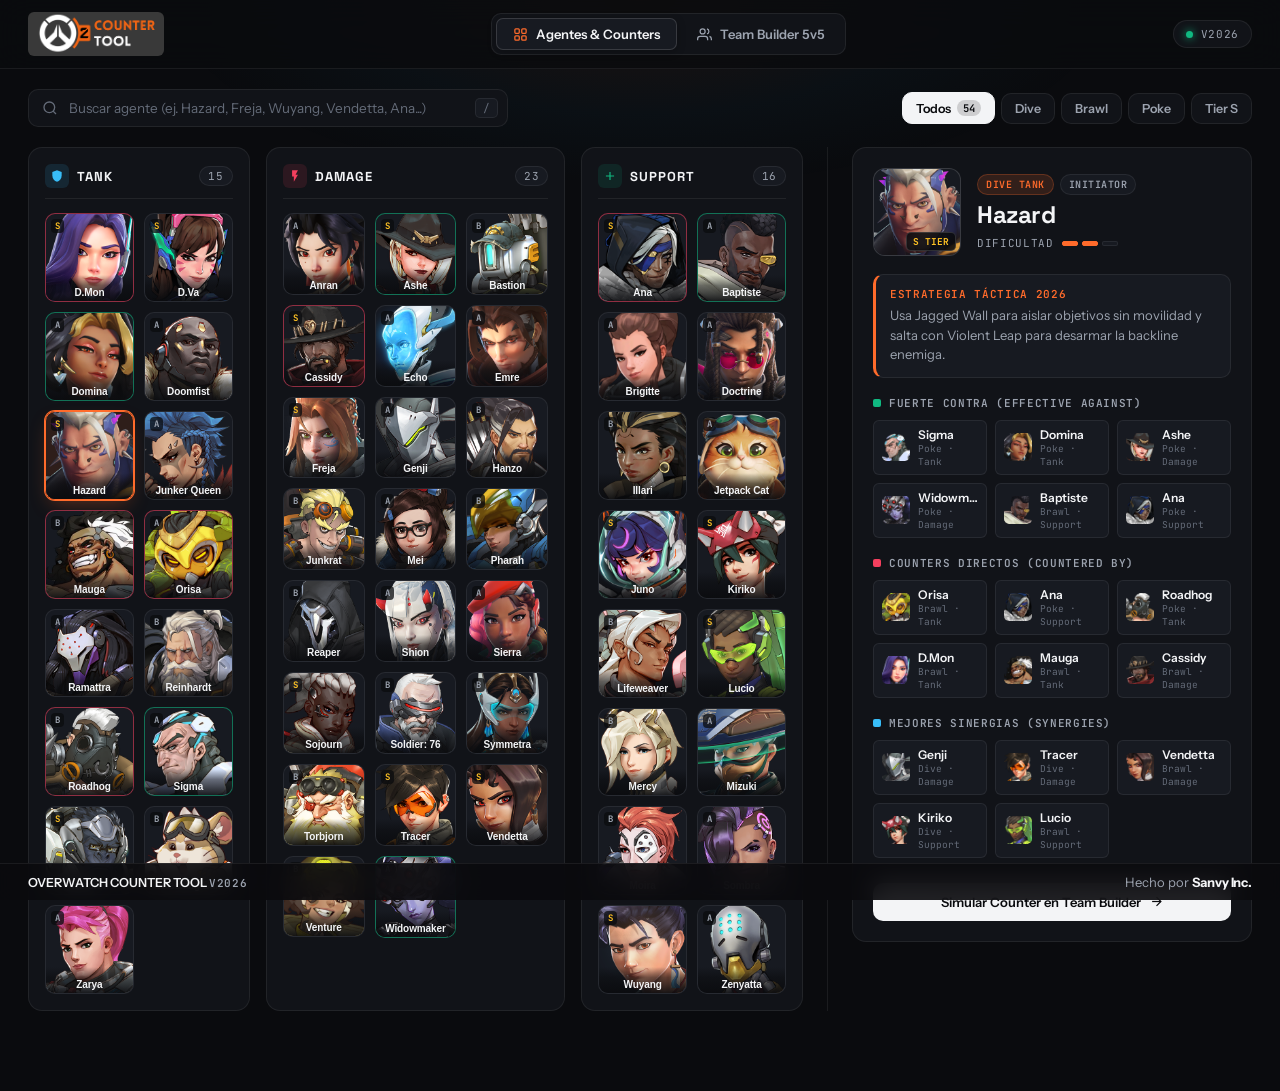
<file: index.html>
<!DOCTYPE html>
<html lang="es">
<head>
    <meta charset="UTF-8">
    <meta name="viewport" content="width=device-width, initial-scale=1.0">
    <title>Overwatch Counter Tool — 2026 Edition | Sanvy Inc.</title>
    <link rel="preconnect" href="https://fonts.googleapis.com">
    <link rel="preconnect" href="https://fonts.gstatic.com" crossorigin>
    <link href="https://fonts.googleapis.com/css2?family=Instrument+Sans:wght@400;500;600;700&family=JetBrains+Mono:wght@400;500;600&family=Space+Grotesk:wght@600;700&display=swap" rel="stylesheet">
    <link rel="stylesheet" href="heroesstyles.css">
</head>
<body>
    <div class="ambient-glow" aria-hidden="true"></div>

    <header class="topbar">
        <div class="topbar-inner">
            <a href="index.html" class="brand">
                <img src="images/barlogo.png" alt="Overwatch Counter Tool" class="header-image">
            </a>

            <nav class="nav-segmented" aria-label="Navegación principal">
                <a href="index.html" class="nav-pill active">
                    <svg width="15" height="15" viewBox="0 0 24 24" fill="none" stroke="currentColor" stroke-width="2"><rect x="3" y="3" width="7" height="7" rx="1.5"/><rect x="14" y="3" width="7" height="7" rx="1.5"/><rect x="3" y="14" width="7" height="7" rx="1.5"/><rect x="14" y="14" width="7" height="7" rx="1.5"/></svg>
                    Agentes &amp; Counters
                </a>
                <a href="team.html" class="nav-pill">
                    <svg width="15" height="15" viewBox="0 0 24 24" fill="none" stroke="currentColor" stroke-width="2"><path d="M17 21v-2a4 4 0 0 0-4-4H5a4 4 0 0 0-4 4v2"/><circle cx="9" cy="7" r="4"/><path d="M23 21v-2a4 4 0 0 0-3-3.87"/><path d="M16 3.13a4 4 0 0 1 0 7.75"/></svg>
                    Team Builder 5v5
                </a>
            </nav>

            <div class="topbar-status">
                <span class="status-dot"></span>
                <span class="mono-label">v2026</span>
            </div>
        </div>
    </header>

    <div class="container">
        <!-- Toolbar: Search + Playstyle / New 2026 Filters -->
        <section class="controls-bar" aria-label="Filtros de agentes">
            <div class="search-box">
                <svg class="search-icon" width="16" height="16" viewBox="0 0 24 24" fill="none" stroke="currentColor" stroke-width="2"><circle cx="11" cy="11" r="8"/><line x1="21" y1="21" x2="16.65" y2="16.65"/></svg>
                <input type="text" id="hero-search" placeholder="Buscar agente (ej. Hazard, Freja, Wuyang, Vendetta, Ana...)" autocomplete="off">
                <kbd class="search-kbd" id="search-shortcut">/</kbd>
            </div>

            <div class="filter-group" id="playstyle-filters">
                <button class="filter-chip active" data-filter="all">Todos <span class="chip-count" id="count-all">54</span></button>
                <button class="filter-chip" data-filter="Dive">Dive</button>
                <button class="filter-chip" data-filter="Brawl">Brawl</button>
                <button class="filter-chip" data-filter="Poke">Poke</button>
                <button class="filter-chip" data-filter="S">Tier S</button>
            </div>
        </section>

        <main class="workspace">
            <!-- Left: 3 Role Columns (Preserving original layout structure, modernized) -->
            <div class="grid-container">
                <div class="role-section" id="tank-section">
                    <div class="role-header">
                        <div class="role-title-wrap">
                            <span class="role-badge tank-badge">
                                <svg width="14" height="14" viewBox="0 0 24 24" fill="currentColor"><path d="M12 2L4 5v6.09c0 5.05 3.41 9.76 8 10.91 4.59-1.15 8-5.86 8-10.91V5l-8-3z"/></svg>
                            </span>
                            <h2>TANK</h2>
                        </div>
                        <span class="role-count mono-label" id="tank-count">15</span>
                    </div>
                    <div class="grid" id="tank-grid"></div>
                </div>

                <div class="role-section" id="damage-section">
                    <div class="role-header">
                        <div class="role-title-wrap">
                            <span class="role-badge damage-badge">
                                <svg width="14" height="14" viewBox="0 0 24 24" fill="currentColor"><path d="M7 2v11h3v9l7-12h-4l4-8z"/></svg>
                            </span>
                            <h2>DAMAGE</h2>
                        </div>
                        <span class="role-count mono-label" id="damage-count">23</span>
                    </div>
                    <div class="grid" id="damage-grid"></div>
                </div>

                <div class="role-section" id="support-section">
                    <div class="role-header">
                        <div class="role-title-wrap">
                            <span class="role-badge support-badge">
                                <svg width="14" height="14" viewBox="0 0 24 24" fill="currentColor"><path d="M19 11h-6V5h-2v6H5v2h6v6h2v-6h6z"/></svg>
                            </span>
                            <h2>SUPPORT</h2>
                        </div>
                        <span class="role-count mono-label" id="support-count">16</span>
                    </div>
                    <div class="grid" id="support-grid"></div>
                </div>
            </div>

            <div class="divider"></div>

            <!-- Right: Tactical Inspector Dossier -->
            <aside class="hero-details" id="hero-details">
                <div class="dossier-card">
                    <div class="dossier-top">
                        <div class="portrait-frame">
                            <img id="hero-img" src="images/hero_portraits/hazard-portrait.png" alt="Hero Image">
                            <span class="tier-pill" id="hero-tier">S TIER</span>
                        </div>
                        <div class="dossier-identity">
                            <div class="dossier-tags">
                                <span class="tag-pill role-tag" id="hero-role">Dive Tank</span>
                                <span class="tag-pill subrole-tag" id="hero-subrole">Initiator</span>
                            </div>
                            <h2 id="hero-name">Select a Hero</h2>
                            <div class="difficulty-row">
                                <span class="mono-label">DIFICULTAD</span>
                                <div class="difficulty-bars" id="hero-difficulty">
                                    <span class="bar active"></span>
                                    <span class="bar active"></span>
                                    <span class="bar"></span>
                                </div>
                            </div>
                        </div>
                    </div>

                    <div class="tactical-tip-box" id="hero-tip-box">
                        <span class="mono-label tip-label">ESTRATEGIA TÁCTICA 2026</span>
                        <p id="hero-tip">Selecciona cualquier agente en la cuadrícula para inspeccionar sus counters directos, debilidades y sinergias de equipo.</p>
                    </div>

                    <div class="matchup-block">
                        <div class="matchup-header effective-header">
                            <span class="status-indicator positive"></span>
                            <h3>FUERTE CONTRA (EFFECTIVE AGAINST)</h3>
                        </div>
                        <div class="counter matchup-grid" id="hero-counters"></div>
                    </div>

                    <div class="matchup-block">
                        <div class="matchup-header weak-header">
                            <span class="status-indicator negative"></span>
                            <h3>COUNTERS DIRECTOS (COUNTERED BY)</h3>
                        </div>
                        <div class="weak matchup-grid" id="hero-weaknesses"></div>
                    </div>

                    <div class="matchup-block">
                        <div class="matchup-header synergy-header">
                            <span class="status-indicator neutral"></span>
                            <h3>MEJORES SINERGIAS (SYNERGIES)</h3>
                        </div>
                        <div class="synergy matchup-grid" id="hero-synergies"></div>
                    </div>

                    <div class="dossier-actions">
                        <a href="team.html" id="send-to-team-btn" class="action-btn">
                            <span>Simular Counter en Team Builder</span>
                            <svg width="15" height="15" viewBox="0 0 24 24" fill="none" stroke="currentColor" stroke-width="2"><line x1="5" y1="12" x2="19" y2="12"/><polyline points="12 5 19 12 12 19"/></svg>
                        </a>
                    </div>
                </div>
            </aside>
        </main>
    </div>

    <footer class="site-footer">
        <div class="footer-inner">
            <div class="footer-left">
                <span class="footer-brand">OVERWATCH COUNTER TOOL <span class="mono-label">v2026</span></span>
            </div>
            <div class="footer-right">
                <span>Hecho por <strong>Sanvy Inc.</strong></span>
            </div>
        </div>
    </footer>

    <script src="heroscript.js"></script>
</body>
</html>
</file>
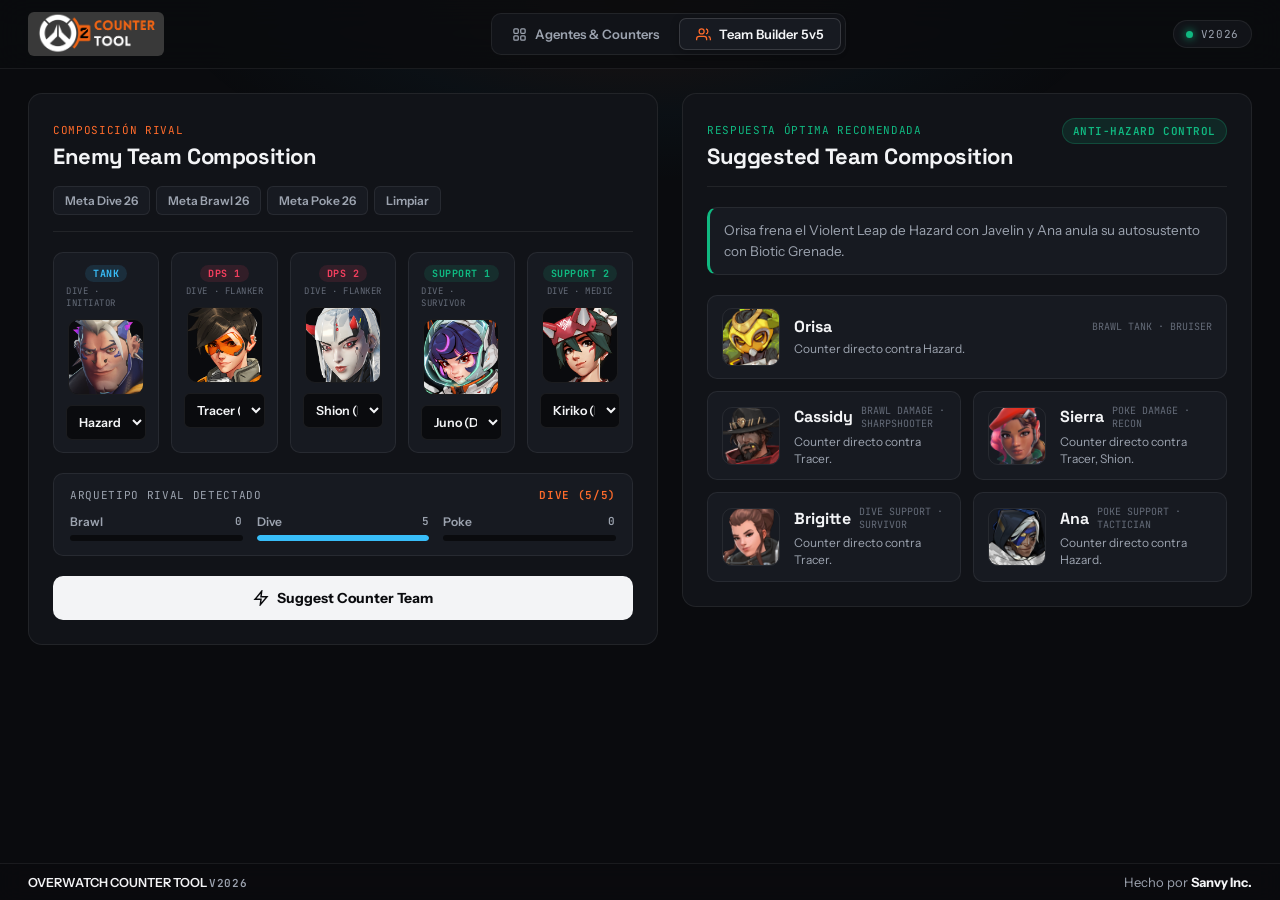
<file: team.html>
<!DOCTYPE html>
<html lang="es">
<head>
    <meta charset="UTF-8">
    <meta name="viewport" content="width=device-width, initial-scale=1.0">
    <title>Overwatch Team Builder 5v5 — 2026 Edition | Sanvy Inc.</title>
    <link rel="preconnect" href="https://fonts.googleapis.com">
    <link rel="preconnect" href="https://fonts.gstatic.com" crossorigin>
    <link href="https://fonts.googleapis.com/css2?family=Instrument+Sans:wght@400;500;600;700&family=JetBrains+Mono:wght@400;500;600&family=Space+Grotesk:wght@600;700&display=swap" rel="stylesheet">
    <link rel="stylesheet" href="teamstyles.css">
</head>
<body>
    <div class="ambient-glow" aria-hidden="true"></div>

    <header class="topbar">
        <div class="topbar-inner">
            <a href="index.html" class="brand">
                <img src="images/barlogo.png" alt="Overwatch Counter Tool" class="header-image">
            </a>

            <nav class="nav-segmented" aria-label="Navegación principal">
                <a href="index.html" class="nav-pill">
                    <svg width="15" height="15" viewBox="0 0 24 24" fill="none" stroke="currentColor" stroke-width="2"><rect x="3" y="3" width="7" height="7" rx="1.5"/><rect x="14" y="3" width="7" height="7" rx="1.5"/><rect x="3" y="14" width="7" height="7" rx="1.5"/><rect x="14" y="14" width="7" height="7" rx="1.5"/></svg>
                    Agentes &amp; Counters
                </a>
                <a href="team.html" class="nav-pill active">
                    <svg width="15" height="15" viewBox="0 0 24 24" fill="none" stroke="currentColor" stroke-width="2"><path d="M17 21v-2a4 4 0 0 0-4-4H5a4 4 0 0 0-4 4v2"/><circle cx="9" cy="7" r="4"/><path d="M23 21v-2a4 4 0 0 0-3-3.87"/><path d="M16 3.13a4 4 0 0 1 0 7.75"/></svg>
                    Team Builder 5v5
                </a>
            </nav>

            <div class="topbar-status">
                <span class="status-dot"></span>
                <span class="mono-label">v2026</span>
            </div>
        </div>
    </header>

    <main class="team-workspace">
        <!-- Left Panel: Enemy Team Composition Input -->
        <section id="enemy-team" class="panel-card">
            <div class="panel-header">
                <div>
                    <span class="mono-label accent-label">COMPOSICIÓN RIVAL</span>
                    <h2>Enemy Team Composition</h2>
                </div>
                <div class="preset-actions">
                    <button type="button" class="ghost-btn" data-preset="dive26">Meta Dive 26</button>
                    <button type="button" class="ghost-btn" data-preset="brawl26">Meta Brawl 26</button>
                    <button type="button" class="ghost-btn" data-preset="poke26">Meta Poke 26</button>
                    <button type="button" class="ghost-btn" id="clear-team-btn">Limpiar</button>
                </div>
            </div>

            <div class="slots-grid hero-select">
                <div class="slot-card tank-slot" data-slot="1">
                    <div class="slot-top">
                        <span class="slot-role-tag tank-tag">TANK</span>
                        <span class="slot-sub mono-label" id="slot1-sub">FRONT LINE</span>
                    </div>
                    <div class="slot-portrait-wrap">
                        <img id="preview-enemy1" src="images/hero-icons/hazard-icon.png" alt="Tank Preview" class="slot-portrait">
                    </div>
                    <select id="enemy1">
                        <option value="">Select Tank</option>
                    </select>
                </div>

                <div class="slot-card damage-slot" data-slot="2">
                    <div class="slot-top">
                        <span class="slot-role-tag damage-tag">DPS 1</span>
                        <span class="slot-sub mono-label" id="slot2-sub">STRIKE</span>
                    </div>
                    <div class="slot-portrait-wrap">
                        <img id="preview-enemy2" src="images/hero-icons/freja-icon.png" alt="DPS 1 Preview" class="slot-portrait">
                    </div>
                    <select id="enemy2">
                        <option value="">Select DPS</option>
                    </select>
                </div>

                <div class="slot-card damage-slot" data-slot="3">
                    <div class="slot-top">
                        <span class="slot-role-tag damage-tag">DPS 2</span>
                        <span class="slot-sub mono-label" id="slot3-sub">FLANK / FLEX</span>
                    </div>
                    <div class="slot-portrait-wrap">
                        <img id="preview-enemy3" src="images/hero-icons/vendetta-icon.png" alt="DPS 2 Preview" class="slot-portrait">
                    </div>
                    <select id="enemy3">
                        <option value="">Select DPS</option>
                    </select>
                </div>

                <div class="slot-card support-slot" data-slot="4">
                    <div class="slot-top">
                        <span class="slot-role-tag support-tag">SUPPORT 1</span>
                        <span class="slot-sub mono-label" id="slot4-sub">MAIN / TACTICIAN</span>
                    </div>
                    <div class="slot-portrait-wrap">
                        <img id="preview-enemy4" src="images/hero-icons/juno-icon.png" alt="Support 1 Preview" class="slot-portrait">
                    </div>
                    <select id="enemy4">
                        <option value="">Select Support</option>
                    </select>
                </div>

                <div class="slot-card support-slot" data-slot="5">
                    <div class="slot-top">
                        <span class="slot-role-tag support-tag">SUPPORT 2</span>
                        <span class="slot-sub mono-label" id="slot5-sub">FLEX / MEDIC</span>
                    </div>
                    <div class="slot-portrait-wrap">
                        <img id="preview-enemy5" src="images/hero-icons/wuyang-icon.png" alt="Support 2 Preview" class="slot-portrait">
                    </div>
                    <select id="enemy5">
                        <option value="">Select Support</option>
                    </select>
                </div>
            </div>

            <!-- Enemy Playstyle Breakdown -->
            <div class="playstyle-meter-box">
                <div class="meter-header">
                    <span class="mono-label">ARQUETIPO RIVAL DETECTADO</span>
                    <span class="mono-label" id="enemy-archetype-label">DIVE DOMINANTE</span>
                </div>
                <div class="meter-bars">
                    <div class="meter-item">
                        <div class="meter-label-row">
                            <span>Brawl</span>
                            <span class="mono-label" id="count-brawl">0</span>
                        </div>
                        <div class="meter-track"><div class="meter-fill brawl-fill" id="bar-brawl" style="width: 0%"></div></div>
                    </div>
                    <div class="meter-item">
                        <div class="meter-label-row">
                            <span>Dive</span>
                            <span class="mono-label" id="count-dive">0</span>
                        </div>
                        <div class="meter-track"><div class="meter-fill dive-fill" id="bar-dive" style="width: 0%"></div></div>
                    </div>
                    <div class="meter-item">
                        <div class="meter-label-row">
                            <span>Poke</span>
                            <span class="mono-label" id="count-poke">0</span>
                        </div>
                        <div class="meter-track"><div class="meter-fill poke-fill" id="bar-poke" style="width: 0%"></div></div>
                    </div>
                </div>
            </div>

            <button id="submit-button" class="primary-cta">
                <svg width="16" height="16" viewBox="0 0 24 24" fill="none" stroke="currentColor" stroke-width="2.2"><polygon points="13 2 3 14 12 14 11 22 21 10 12 10 13 2"/></svg>
                <span>Suggest Counter Team</span>
            </button>
        </section>

        <!-- Right Panel: Suggested Team Composition Output -->
        <section id="suggested-team" class="panel-card">
            <div class="panel-header">
                <div>
                    <span class="mono-label positive-label">RESPUESTA ÓPTIMA RECOMENDADA</span>
                    <h2>Suggested Team Composition</h2>
                </div>
                <div class="strategy-badge" id="strategy-badge">ANTI-DIVE / COUNTER</div>
            </div>

            <p class="strategy-summary" id="strategy-summary">
                Selecciona los agentes enemigos o usa un preset competitivo para calcular la composición 5v5 con mayor ventaja de matchup y sinergia.
            </p>

            <div id="suggested-team-heroes" class="suggested-grid"></div>
        </section>
    </main>

    <footer class="site-footer">
        <div class="footer-inner">
            <div class="footer-left">
                <span class="footer-brand">OVERWATCH COUNTER TOOL <span class="mono-label">v2026</span></span>
            </div>
            <div class="footer-right">
                <span>Hecho por <strong>Sanvy Inc.</strong></span>
            </div>
        </div>
    </footer>

    <script src="teamscript.js"></script>
</body>
</html>
</file>
<file: heroesstyles.css>
:root {
    --bg-canvas: #0A0B0E;
    --bg-surface: #111318;
    --bg-surface-elevated: #171A21;
    --bg-surface-hover: #1E222B;
    --border-subtle: rgba(255, 255, 255, 0.07);
    --border-strong: rgba(255, 255, 255, 0.14);
    --text-primary: #F3F4F6;
    --text-secondary: #9CA3AF;
    --text-muted: #646B78;
    --accent-ow: #FF6B2B;
    --accent-ow-soft: rgba(255, 107, 43, 0.14);
    --tank-color: #38BDF8;
    --tank-soft: rgba(56, 189, 248, 0.12);
    --damage-color: #F43F5E;
    --damage-soft: rgba(244, 63, 94, 0.12);
    --support-color: #10B981;
    --support-soft: rgba(16, 185, 129, 0.12);
    --positive: #10B981;
    --negative: #F43F5E;
    --synergy: #38BDF8;
    --font-sans: 'Instrument Sans', -apple-system, BlinkMacSystemFont, sans-serif;
    --font-display: 'Space Grotesk', sans-serif;
    --font-mono: 'JetBrains Mono', monospace;
    --radius-sm: 6px;
    --radius-md: 10px;
    --radius-lg: 14px;
}

*, *::before, *::after {
    box-sizing: border-box;
}

html, body {
    min-height: 100%;
    margin: 0;
    padding: 0;
    font-family: var(--font-sans);
    background-color: var(--bg-canvas);
    color: var(--text-primary);
    -webkit-font-smoothing: antialiased;
    overflow-x: hidden;
}

.ambient-glow {
    position: fixed;
    top: -180px;
    left: 50%;
    transform: translateX(-50%);
    width: 900px;
    height: 360px;
    background: radial-gradient(ellipse at center, rgba(255, 107, 43, 0.08) 0%, rgba(56, 189, 248, 0.03) 45%, transparent 75%);
    pointer-events: none;
    z-index: 0;
}

/* ================= TOPBAR ================= */
.topbar {
    position: sticky;
    top: 0;
    z-index: 40;
    background: rgba(10, 11, 14, 0.82);
    backdrop-filter: blur(16px);
    -webkit-backdrop-filter: blur(16px);
    border-bottom: 1px solid var(--border-subtle);
}

.topbar-inner {
    max-width: 1560px;
    margin: 0 auto;
    padding: 12px 28px;
    display: flex;
    align-items: center;
    justify-content: space-between;
    gap: 20px;
}

.brand {
    display: flex;
    align-items: center;
    gap: 12px;
    text-decoration: none;
    color: var(--text-primary);
}

.header-image {
    height: 44px;
    width: auto;
    display: block;
    border-radius: 6px;
}

.nav-segmented {
    display: flex;
    align-items: center;
    background: var(--bg-surface);
    padding: 4px;
    border-radius: var(--radius-md);
    border: 1px solid var(--border-subtle);
    gap: 4px;
}

.nav-pill {
    display: inline-flex;
    align-items: center;
    gap: 8px;
    padding: 7px 16px;
    border-radius: 7px;
    font-size: 13px;
    font-weight: 600;
    color: var(--text-secondary);
    text-decoration: none;
    transition: all 0.2s ease;
}

.nav-pill:hover {
    color: var(--text-primary);
    background: rgba(255, 255, 255, 0.03);
}

.nav-pill.active {
    color: var(--text-primary);
    background: var(--bg-surface-elevated);
    border: 1px solid var(--border-strong);
    box-shadow: 0 2px 8px rgba(0, 0, 0, 0.25);
}

.nav-pill.active svg {
    color: var(--accent-ow);
}

.topbar-status {
    display: flex;
    align-items: center;
    gap: 8px;
    padding: 6px 12px;
    border-radius: 999px;
    background: var(--bg-surface);
    border: 1px solid var(--border-subtle);
}

.status-dot {
    width: 7px;
    height: 7px;
    border-radius: 50%;
    background: var(--positive);
    box-shadow: 0 0 8px var(--positive);
}

.mono-label {
    font-family: var(--font-mono);
    font-size: 11px;
    letter-spacing: 0.06em;
    color: var(--text-secondary);
    text-transform: uppercase;
}

/* ================= CONTAINER & CONTROLS ================= */
.container {
    position: relative;
    z-index: 1;
    max-width: 1560px;
    margin: 0 auto;
    padding: 20px 28px 80px;
}

.controls-bar {
    display: flex;
    align-items: center;
    justify-content: space-between;
    gap: 16px;
    margin-bottom: 20px;
    flex-wrap: wrap;
}

.search-box {
    position: relative;
    flex: 1;
    min-width: 280px;
    max-width: 480px;
}

.search-icon {
    position: absolute;
    left: 14px;
    top: 50%;
    transform: translateY(-50%);
    color: var(--text-muted);
    pointer-events: none;
}

.search-box input {
    width: 100%;
    background: var(--bg-surface);
    border: 1px solid var(--border-subtle);
    border-radius: var(--radius-md);
    padding: 10px 40px 10px 40px;
    color: var(--text-primary);
    font-family: var(--font-sans);
    font-size: 13.5px;
    outline: none;
    transition: border-color 0.2s ease, background-color 0.2s ease;
}

.search-box input::placeholder {
    color: var(--text-muted);
}

.search-box input:focus {
    border-color: var(--accent-ow);
    background: var(--bg-surface-elevated);
}

.search-kbd {
    position: absolute;
    right: 10px;
    top: 50%;
    transform: translateY(-50%);
    font-family: var(--font-mono);
    font-size: 11px;
    color: var(--text-muted);
    background: var(--bg-surface-elevated);
    border: 1px solid var(--border-subtle);
    border-radius: 5px;
    padding: 2px 7px;
    pointer-events: none;
}

.filter-group {
    display: flex;
    align-items: center;
    gap: 6px;
    flex-wrap: wrap;
}

.filter-chip {
    display: inline-flex;
    align-items: center;
    gap: 6px;
    background: var(--bg-surface);
    border: 1px solid var(--border-subtle);
    color: var(--text-secondary);
    padding: 7px 13px;
    border-radius: var(--radius-md);
    font-family: var(--font-sans);
    font-size: 12.5px;
    font-weight: 600;
    cursor: pointer;
    transition: all 0.18s ease;
}

.filter-chip:hover {
    color: var(--text-primary);
    border-color: var(--border-strong);
    background: var(--bg-surface-elevated);
}

.filter-chip.active {
    background: var(--text-primary);
    color: var(--bg-canvas);
    border-color: var(--text-primary);
}

.chip-count {
    font-family: var(--font-mono);
    font-size: 10.5px;
    padding: 1px 6px;
    border-radius: 999px;
    background: rgba(255, 255, 255, 0.08);
    color: inherit;
}

.filter-chip.active .chip-count {
    background: rgba(10, 11, 14, 0.16);
}

.chip-count.accent {
    background: var(--accent-ow-soft);
    color: var(--accent-ow);
}

.filter-chip.active .chip-count.accent {
    background: var(--accent-ow);
    color: #fff;
}

/* ================= MAIN WORKSPACE ================= */
.workspace {
    display: grid;
    grid-template-columns: 1fr 1px 400px;
    gap: 24px;
    align-items: start;
}

.grid-container {
    display: grid;
    grid-template-columns: 1fr 1.35fr 1fr;
    gap: 16px;
}

.role-section {
    background: var(--bg-surface);
    border: 1px solid var(--border-subtle);
    border-radius: var(--radius-lg);
    padding: 16px;
    display: flex;
    flex-direction: column;
    gap: 14px;
}

.role-header {
    display: flex;
    align-items: center;
    justify-content: space-between;
    padding-bottom: 10px;
    border-bottom: 1px solid var(--border-subtle);
}

.role-title-wrap {
    display: flex;
    align-items: center;
    gap: 8px;
}

.role-title-wrap h2 {
    margin: 0;
    font-family: var(--font-display);
    font-size: 13px;
    font-weight: 700;
    letter-spacing: 0.08em;
    color: var(--text-primary);
}

.role-badge {
    width: 24px;
    height: 24px;
    border-radius: 6px;
    display: inline-flex;
    align-items: center;
    justify-content: center;
}

.tank-badge {
    background: var(--tank-soft);
    color: var(--tank-color);
}

.damage-badge {
    background: var(--damage-soft);
    color: var(--damage-color);
}

.support-badge {
    background: var(--support-soft);
    color: var(--support-color);
}

.role-count {
    background: var(--bg-surface-elevated);
    padding: 2px 8px;
    border-radius: 999px;
    border: 1px solid var(--border-subtle);
}

.grid {
    display: grid;
    grid-template-columns: repeat(auto-fill, minmax(66px, 1fr));
    gap: 10px;
}

#damage-grid {
    grid-template-columns: repeat(auto-fill, minmax(66px, 1fr));
}

.grid-item {
    position: relative;
    aspect-ratio: 1 / 1;
    background: var(--bg-surface-elevated);
    border: 1px solid var(--border-subtle);
    border-radius: var(--radius-md);
    cursor: pointer;
    display: flex;
    flex-direction: column;
    justify-content: flex-end;
    align-items: center;
    overflow: hidden;
    transition: transform 0.18s cubic-bezier(0.16, 1, 0.3, 1), border-color 0.18s ease, background-color 0.18s ease;
    padding: 0;
}

.grid-item:hover {
    transform: translateY(-2px);
    background: var(--bg-surface-hover);
    border-color: rgba(255, 255, 255, 0.28);
}

.grid-item.active {
    border-color: var(--accent-ow);
    background: rgba(255, 107, 43, 0.12);
    box-shadow: 0 0 0 1px var(--accent-ow), 0 8px 20px -6px rgba(255, 107, 43, 0.35);
}

/* Highlight when current selected hero counters or is countered by this grid item */
.grid-item.is-countered {
    border-color: rgba(16, 185, 129, 0.55);
}

.grid-item.is-threat {
    border-color: rgba(244, 63, 94, 0.55);
}

.grid-item img {
    width: 100%;
    height: 100%;
    object-fit: cover;
    display: block;
    transition: transform 0.25s cubic-bezier(0.16, 1, 0.3, 1);
}

.grid-item:hover img {
    transform: scale(1.06);
}

.grid-item-label {
    position: absolute;
    bottom: 0;
    left: 0;
    right: 0;
    padding: 12px 4px 3px;
    background: linear-gradient(to top, rgba(10, 11, 14, 0.92) 0%, rgba(10, 11, 14, 0.55) 60%, transparent 100%);
    font-size: 10px;
    font-weight: 600;
    color: var(--text-primary);
    text-align: center;
    white-space: nowrap;
    overflow: hidden;
    text-overflow: ellipsis;
    letter-spacing: -0.01em;
}

.new-tag {
    position: absolute;
    top: 4px;
    right: 4px;
    background: var(--accent-ow);
    color: #fff;
    font-family: var(--font-mono);
    font-size: 8px;
    font-weight: 700;
    padding: 1px 4px;
    border-radius: 4px;
    letter-spacing: 0.04em;
    z-index: 2;
}

.tier-dot {
    position: absolute;
    top: 5px;
    left: 5px;
    font-family: var(--font-mono);
    font-size: 9px;
    font-weight: 700;
    color: var(--text-secondary);
    background: rgba(10, 11, 14, 0.75);
    padding: 1px 4px;
    border-radius: 4px;
    z-index: 2;
}

.tier-dot.tier-S {
    color: #FBBF24;
}

.divider {
    width: 1px;
    background: var(--border-subtle);
    align-self: stretch;
}

/* ================= DOSSIER INSPECTOR ================= */
.hero-details {
    position: sticky;
    top: 76px;
    text-align: left;
}

.dossier-card {
    background: var(--bg-surface);
    border: 1px solid var(--border-subtle);
    border-radius: var(--radius-lg);
    padding: 20px;
    display: flex;
    flex-direction: column;
    gap: 18px;
}

.dossier-top {
    display: flex;
    align-items: center;
    gap: 16px;
}

.portrait-frame {
    position: relative;
    width: 88px;
    height: 88px;
    border-radius: 12px;
    background: var(--bg-surface-elevated);
    border: 1px solid var(--border-strong);
    overflow: hidden;
    flex-shrink: 0;
}

.portrait-frame img {
    width: 100%;
    height: 100%;
    object-fit: cover;
    display: block;
}

.tier-pill {
    position: absolute;
    bottom: 4px;
    right: 4px;
    background: rgba(10, 11, 14, 0.88);
    border: 1px solid var(--border-strong);
    color: #FBBF24;
    font-family: var(--font-mono);
    font-size: 9.5px;
    font-weight: 700;
    padding: 2px 6px;
    border-radius: 5px;
}

.dossier-identity {
    display: flex;
    flex-direction: column;
    gap: 6px;
    min-width: 0;
}

.dossier-tags {
    display: flex;
    flex-wrap: wrap;
    gap: 6px;
}

.tag-pill {
    font-family: var(--font-mono);
    font-size: 10px;
    font-weight: 600;
    letter-spacing: 0.05em;
    text-transform: uppercase;
    padding: 3px 8px;
    border-radius: 999px;
    border: 1px solid var(--border-subtle);
}

.role-tag {
    background: var(--accent-ow-soft);
    color: var(--accent-ow);
    border-color: rgba(255, 107, 43, 0.25);
}

.subrole-tag {
    background: var(--bg-surface-elevated);
    color: var(--text-secondary);
}

.dossier-identity h2 {
    margin: 0;
    font-family: var(--font-display);
    font-size: 24px;
    font-weight: 700;
    letter-spacing: -0.02em;
    color: var(--text-primary);
    line-height: 1.15;
}

.difficulty-row {
    display: flex;
    align-items: center;
    gap: 8px;
    margin-top: 2px;
}

.difficulty-bars {
    display: flex;
    gap: 4px;
}

.difficulty-bars .bar {
    width: 16px;
    height: 5px;
    border-radius: 2px;
    background: var(--bg-surface-elevated);
    border: 1px solid var(--border-subtle);
}

.difficulty-bars .bar.active {
    background: var(--accent-ow);
    border-color: var(--accent-ow);
}

.tactical-tip-box {
    background: var(--bg-surface-elevated);
    border: 1px solid var(--border-subtle);
    border-left: 3px solid var(--accent-ow);
    border-radius: var(--radius-md);
    padding: 12px 14px;
}

.tip-label {
    display: block;
    color: var(--accent-ow);
    margin-bottom: 5px;
    font-weight: 600;
}

.tactical-tip-box p {
    margin: 0;
    font-size: 13px;
    line-height: 1.5;
    color: var(--text-secondary);
}

.matchup-block {
    display: flex;
    flex-direction: column;
    gap: 10px;
}

.matchup-header {
    display: flex;
    align-items: center;
    gap: 8px;
}

.matchup-header h3 {
    margin: 0;
    font-family: var(--font-mono);
    font-size: 11px;
    font-weight: 600;
    letter-spacing: 0.06em;
    color: var(--text-secondary);
}

.status-indicator {
    width: 8px;
    height: 8px;
    border-radius: 2px;
}

.status-indicator.positive {
    background: var(--positive);
}

.status-indicator.negative {
    background: var(--negative);
}

.status-indicator.neutral {
    background: var(--synergy);
}

.matchup-grid {
    display: grid;
    grid-template-columns: repeat(auto-fill, minmax(96px, 1fr));
    gap: 8px;
}

.matchup-chip {
    display: flex;
    align-items: center;
    gap: 8px;
    padding: 6px 8px;
    background: var(--bg-surface-elevated);
    border: 1px solid var(--border-subtle);
    border-radius: var(--radius-sm);
    cursor: pointer;
    transition: all 0.16s ease;
    min-width: 0;
}

.matchup-chip:hover {
    background: var(--bg-surface-hover);
    border-color: var(--border-strong);
    transform: translateY(-1px);
}

.matchup-chip img {
    width: 28px;
    height: 28px;
    border-radius: 5px;
    object-fit: cover;
    flex-shrink: 0;
}

.matchup-chip-info {
    display: flex;
    flex-direction: column;
    min-width: 0;
}

.matchup-chip-name {
    font-size: 12px;
    font-weight: 600;
    color: var(--text-primary);
    white-space: nowrap;
    overflow: hidden;
    text-overflow: ellipsis;
}

.matchup-chip-role {
    font-family: var(--font-mono);
    font-size: 9.5px;
    color: var(--text-muted);
}

.dossier-actions {
    padding-top: 6px;
    border-top: 1px solid var(--border-subtle);
}

.action-btn {
    width: 100%;
    display: inline-flex;
    align-items: center;
    justify-content: center;
    gap: 8px;
    padding: 11px 16px;
    background: var(--text-primary);
    color: var(--bg-canvas);
    border-radius: var(--radius-md);
    font-size: 13px;
    font-weight: 600;
    text-decoration: none;
    transition: all 0.18s ease;
}

.action-btn:hover {
    background: #FFFFFF;
    transform: translateY(-1px);
}

/* ================= FOOTER ================= */
.site-footer {
    position: fixed;
    bottom: 0;
    left: 0;
    right: 0;
    z-index: 30;
    background: rgba(10, 11, 14, 0.9);
    backdrop-filter: blur(12px);
    -webkit-backdrop-filter: blur(12px);
    border-top: 1px solid var(--border-subtle);
    padding: 10px 28px;
}

.footer-inner {
    max-width: 1560px;
    margin: 0 auto;
    display: flex;
    align-items: center;
    justify-content: space-between;
    font-size: 12.5px;
    color: var(--text-secondary);
}

.footer-left {
    display: flex;
    align-items: center;
    gap: 8px;
}

.footer-brand {
    font-weight: 600;
    color: var(--text-primary);
}

.footer-sep {
    color: var(--text-muted);
}

.footer-right {
    font-size: 13px;
    color: var(--text-secondary);
}

.footer-right strong {
    color: var(--text-primary);
    font-weight: 700;
    letter-spacing: -0.01em;
}

/* ================= RESPONSIVE ================= */
@media (max-width: 1240px) {
    .workspace {
        grid-template-columns: 1fr;
    }
    .divider {
        display: none;
    }
    .hero-details {
        position: static;
    }
}

@media (max-width: 860px) {
    .grid-container {
        grid-template-columns: 1fr;
    }
    .topbar-status, .footer-sub, .footer-sep {
        display: none;
    }
}
</file>
<file: teamstyles.css>
:root {
    --bg-canvas: #0A0B0E;
    --bg-surface: #111318;
    --bg-surface-elevated: #171A21;
    --bg-surface-hover: #1E222B;
    --border-subtle: rgba(255, 255, 255, 0.07);
    --border-strong: rgba(255, 255, 255, 0.14);
    --text-primary: #F3F4F6;
    --text-secondary: #9CA3AF;
    --text-muted: #646B78;
    --accent-ow: #FF6B2B;
    --accent-ow-soft: rgba(255, 107, 43, 0.14);
    --tank-color: #38BDF8;
    --tank-soft: rgba(56, 189, 248, 0.12);
    --damage-color: #F43F5E;
    --damage-soft: rgba(244, 63, 94, 0.12);
    --support-color: #10B981;
    --support-soft: rgba(16, 185, 129, 0.12);
    --positive: #10B981;
    --font-sans: 'Instrument Sans', -apple-system, BlinkMacSystemFont, sans-serif;
    --font-display: 'Space Grotesk', sans-serif;
    --font-mono: 'JetBrains Mono', monospace;
    --radius-sm: 6px;
    --radius-md: 10px;
    --radius-lg: 14px;
}

*, *::before, *::after {
    box-sizing: border-box;
}

html, body {
    min-height: 100%;
    margin: 0;
    padding: 0;
    font-family: var(--font-sans);
    background-color: var(--bg-canvas);
    color: var(--text-primary);
    -webkit-font-smoothing: antialiased;
    overflow-x: hidden;
}

.ambient-glow {
    position: fixed;
    top: -180px;
    left: 50%;
    transform: translateX(-50%);
    width: 900px;
    height: 360px;
    background: radial-gradient(ellipse at center, rgba(255, 107, 43, 0.08) 0%, rgba(56, 189, 248, 0.03) 45%, transparent 75%);
    pointer-events: none;
    z-index: 0;
}

/* ================= TOPBAR ================= */
.topbar {
    position: sticky;
    top: 0;
    z-index: 40;
    background: rgba(10, 11, 14, 0.82);
    backdrop-filter: blur(16px);
    -webkit-backdrop-filter: blur(16px);
    border-bottom: 1px solid var(--border-subtle);
}

.topbar-inner {
    max-width: 1560px;
    margin: 0 auto;
    padding: 12px 28px;
    display: flex;
    align-items: center;
    justify-content: space-between;
    gap: 20px;
}

.brand {
    display: flex;
    align-items: center;
    gap: 12px;
    text-decoration: none;
    color: var(--text-primary);
}

.header-image {
    height: 44px;
    width: auto;
    display: block;
    border-radius: 6px;
}

.nav-segmented {
    display: flex;
    align-items: center;
    background: var(--bg-surface);
    padding: 4px;
    border-radius: var(--radius-md);
    border: 1px solid var(--border-subtle);
    gap: 4px;
}

.nav-pill {
    display: inline-flex;
    align-items: center;
    gap: 8px;
    padding: 7px 16px;
    border-radius: 7px;
    font-size: 13px;
    font-weight: 600;
    color: var(--text-secondary);
    text-decoration: none;
    transition: all 0.2s ease;
}

.nav-pill:hover {
    color: var(--text-primary);
    background: rgba(255, 255, 255, 0.03);
}

.nav-pill.active {
    color: var(--text-primary);
    background: var(--bg-surface-elevated);
    border: 1px solid var(--border-strong);
    box-shadow: 0 2px 8px rgba(0, 0, 0, 0.25);
}

.nav-pill.active svg {
    color: var(--accent-ow);
}

.topbar-status {
    display: flex;
    align-items: center;
    gap: 8px;
    padding: 6px 12px;
    border-radius: 999px;
    background: var(--bg-surface);
    border: 1px solid var(--border-subtle);
}

.status-dot {
    width: 7px;
    height: 7px;
    border-radius: 50%;
    background: var(--positive);
    box-shadow: 0 0 8px var(--positive);
}

.mono-label {
    font-family: var(--font-mono);
    font-size: 11px;
    letter-spacing: 0.06em;
    color: var(--text-secondary);
    text-transform: uppercase;
}

.accent-label {
    color: var(--accent-ow);
}

.positive-label {
    color: var(--positive);
}

/* ================= TEAM WORKSPACE ================= */
.team-workspace {
    position: relative;
    z-index: 1;
    max-width: 1560px;
    margin: 0 auto;
    padding: 24px 28px 88px;
    display: grid;
    grid-template-columns: 1.05fr 0.95fr;
    gap: 24px;
    align-items: start;
}

.panel-card {
    background: var(--bg-surface);
    border: 1px solid var(--border-subtle);
    border-radius: var(--radius-lg);
    padding: 24px;
    display: flex;
    flex-direction: column;
    gap: 20px;
}

.panel-header {
    display: flex;
    align-items: flex-start;
    justify-content: space-between;
    gap: 16px;
    padding-bottom: 16px;
    border-bottom: 1px solid var(--border-subtle);
    flex-wrap: wrap;
}

.panel-header h2 {
    margin: 4px 0 0;
    font-family: var(--font-display);
    font-size: 22px;
    font-weight: 700;
    letter-spacing: -0.02em;
    color: var(--text-primary);
}

.preset-actions {
    display: flex;
    gap: 6px;
    flex-wrap: wrap;
}

.ghost-btn {
    background: var(--bg-surface-elevated);
    border: 1px solid var(--border-subtle);
    color: var(--text-secondary);
    font-family: var(--font-sans);
    font-size: 12px;
    font-weight: 600;
    padding: 6px 11px;
    border-radius: var(--radius-sm);
    cursor: pointer;
    transition: all 0.16s ease;
}

.ghost-btn:hover {
    color: var(--text-primary);
    border-color: var(--border-strong);
    background: var(--bg-surface-hover);
}

/* ================= SLOTS GRID ================= */
.slots-grid {
    display: grid;
    grid-template-columns: repeat(5, 1fr);
    gap: 12px;
}

.slot-card {
    background: var(--bg-surface-elevated);
    border: 1px solid var(--border-subtle);
    border-radius: var(--radius-md);
    padding: 12px;
    display: flex;
    flex-direction: column;
    align-items: center;
    gap: 10px;
    transition: border-color 0.2s ease, transform 0.2s ease;
}

.slot-card:hover {
    border-color: var(--border-strong);
}

.slot-top {
    width: 100%;
    display: flex;
    flex-direction: column;
    align-items: center;
    gap: 3px;
}

.slot-role-tag {
    font-family: var(--font-mono);
    font-size: 10px;
    font-weight: 700;
    padding: 2px 8px;
    border-radius: 999px;
    letter-spacing: 0.05em;
}

.tank-tag {
    background: var(--tank-soft);
    color: var(--tank-color);
}

.damage-tag {
    background: var(--damage-soft);
    color: var(--damage-color);
}

.support-tag {
    background: var(--support-soft);
    color: var(--support-color);
}

.slot-sub {
    font-size: 9px;
    color: var(--text-muted);
}

.slot-portrait-wrap {
    width: 76px;
    height: 76px;
    border-radius: 10px;
    background: var(--bg-canvas);
    border: 1px solid var(--border-subtle);
    overflow: hidden;
    display: flex;
    align-items: center;
    justify-content: center;
}

.slot-portrait {
    width: 100%;
    height: 100%;
    object-fit: cover;
    transition: transform 0.25s ease;
}

.slot-card select {
    width: 100%;
    padding: 8px 8px;
    background-color: var(--bg-canvas);
    color: var(--text-primary);
    border: 1px solid var(--border-subtle);
    border-radius: var(--radius-sm);
    font-family: var(--font-sans);
    font-size: 12.5px;
    font-weight: 600;
    cursor: pointer;
    outline: none;
}

.slot-card select:focus {
    border-color: var(--accent-ow);
}

/* ================= PLAYSTYLE METER ================= */
.playstyle-meter-box {
    background: var(--bg-surface-elevated);
    border: 1px solid var(--border-subtle);
    border-radius: var(--radius-md);
    padding: 14px 16px;
    display: flex;
    flex-direction: column;
    gap: 12px;
}

.meter-header {
    display: flex;
    justify-content: space-between;
    align-items: center;
}

#enemy-archetype-label {
    color: var(--accent-ow);
    font-weight: 600;
}

.meter-bars {
    display: grid;
    grid-template-columns: repeat(3, 1fr);
    gap: 14px;
}

.meter-item {
    display: flex;
    flex-direction: column;
    gap: 6px;
}

.meter-label-row {
    display: flex;
    justify-content: space-between;
    font-size: 12px;
    font-weight: 600;
    color: var(--text-secondary);
}

.meter-track {
    height: 6px;
    background: var(--bg-canvas);
    border-radius: 999px;
    overflow: hidden;
}

.meter-fill {
    height: 100%;
    border-radius: 999px;
    transition: width 0.3s cubic-bezier(0.16, 1, 0.3, 1);
}

.brawl-fill { background: #F43F5E; }
.dive-fill { background: #38BDF8; }
.poke-fill { background: #10B981; }

.primary-cta {
    width: 100%;
    display: inline-flex;
    align-items: center;
    justify-content: center;
    gap: 8px;
    padding: 13px 20px;
    background: var(--text-primary);
    color: var(--bg-canvas);
    border: none;
    border-radius: var(--radius-md);
    font-family: var(--font-sans);
    font-size: 14px;
    font-weight: 700;
    cursor: pointer;
    transition: all 0.18s ease;
}

.primary-cta:hover {
    background: #FFFFFF;
    transform: translateY(-1px);
}

.primary-cta:active {
    transform: scale(0.99);
}

/* ================= SUGGESTED TEAM ================= */
.strategy-badge {
    font-family: var(--font-mono);
    font-size: 11px;
    font-weight: 600;
    letter-spacing: 0.05em;
    padding: 5px 10px;
    border-radius: 999px;
    background: var(--support-soft);
    color: var(--support-color);
    border: 1px solid rgba(16, 185, 129, 0.25);
}

.strategy-summary {
    margin: 0;
    font-size: 13.5px;
    line-height: 1.55;
    color: var(--text-secondary);
    background: var(--bg-surface-elevated);
    border: 1px solid var(--border-subtle);
    border-left: 3px solid var(--positive);
    padding: 12px 14px;
    border-radius: var(--radius-md);
}

.suggested-grid {
    display: flex;
    flex-direction: column;
    gap: 12px;
}

.role-row {
    display: grid;
    grid-template-columns: repeat(auto-fit, minmax(210px, 1fr));
    gap: 12px;
}

.hero-card {
    display: flex;
    align-items: center;
    gap: 14px;
    padding: 12px 14px;
    background: var(--bg-surface-elevated);
    border: 1px solid var(--border-subtle);
    border-radius: var(--radius-md);
    text-align: left;
    transition: all 0.18s ease;
    text-decoration: none;
    color: inherit;
}

.hero-card:hover {
    border-color: var(--border-strong);
    background: var(--bg-surface-hover);
    transform: translateY(-1px);
}

.hero-card img {
    width: 58px;
    height: 58px;
    border-radius: 10px;
    object-fit: cover;
    flex-shrink: 0;
    border: 1px solid var(--border-subtle);
}

.hero-card-body {
    display: flex;
    flex-direction: column;
    gap: 4px;
    min-width: 0;
    flex: 1;
}

.hero-card-top {
    display: flex;
    align-items: center;
    justify-content: space-between;
    gap: 8px;
}

.hero-card-name {
    margin: 0;
    font-family: var(--font-display);
    font-size: 16px;
    font-weight: 700;
    color: var(--text-primary);
}

.hero-card-role {
    font-family: var(--font-mono);
    font-size: 10px;
    color: var(--text-muted);
    text-transform: uppercase;
}

.hero-card-reason {
    margin: 0;
    font-size: 12px;
    color: var(--text-secondary);
    line-height: 1.4;
}

/* ================= FOOTER ================= */
.site-footer {
    position: fixed;
    bottom: 0;
    left: 0;
    right: 0;
    z-index: 30;
    background: rgba(10, 11, 14, 0.9);
    backdrop-filter: blur(12px);
    -webkit-backdrop-filter: blur(12px);
    border-top: 1px solid var(--border-subtle);
    padding: 10px 28px;
}

.footer-inner {
    max-width: 1560px;
    margin: 0 auto;
    display: flex;
    align-items: center;
    justify-content: space-between;
    font-size: 12.5px;
    color: var(--text-secondary);
}

.footer-left {
    display: flex;
    align-items: center;
    gap: 8px;
}

.footer-brand {
    font-weight: 600;
    color: var(--text-primary);
}

.footer-sep {
    color: var(--text-muted);
}

.footer-right {
    font-size: 13px;
    color: var(--text-secondary);
}

.footer-right strong {
    color: var(--text-primary);
    font-weight: 700;
}

@media (max-width: 1180px) {
    .team-workspace {
        grid-template-columns: 1fr;
    }
}

@media (max-width: 780px) {
    .slots-grid {
        grid-template-columns: repeat(2, 1fr);
    }
    .topbar-status, .footer-sub, .footer-sep {
        display: none;
    }
}
</file>
